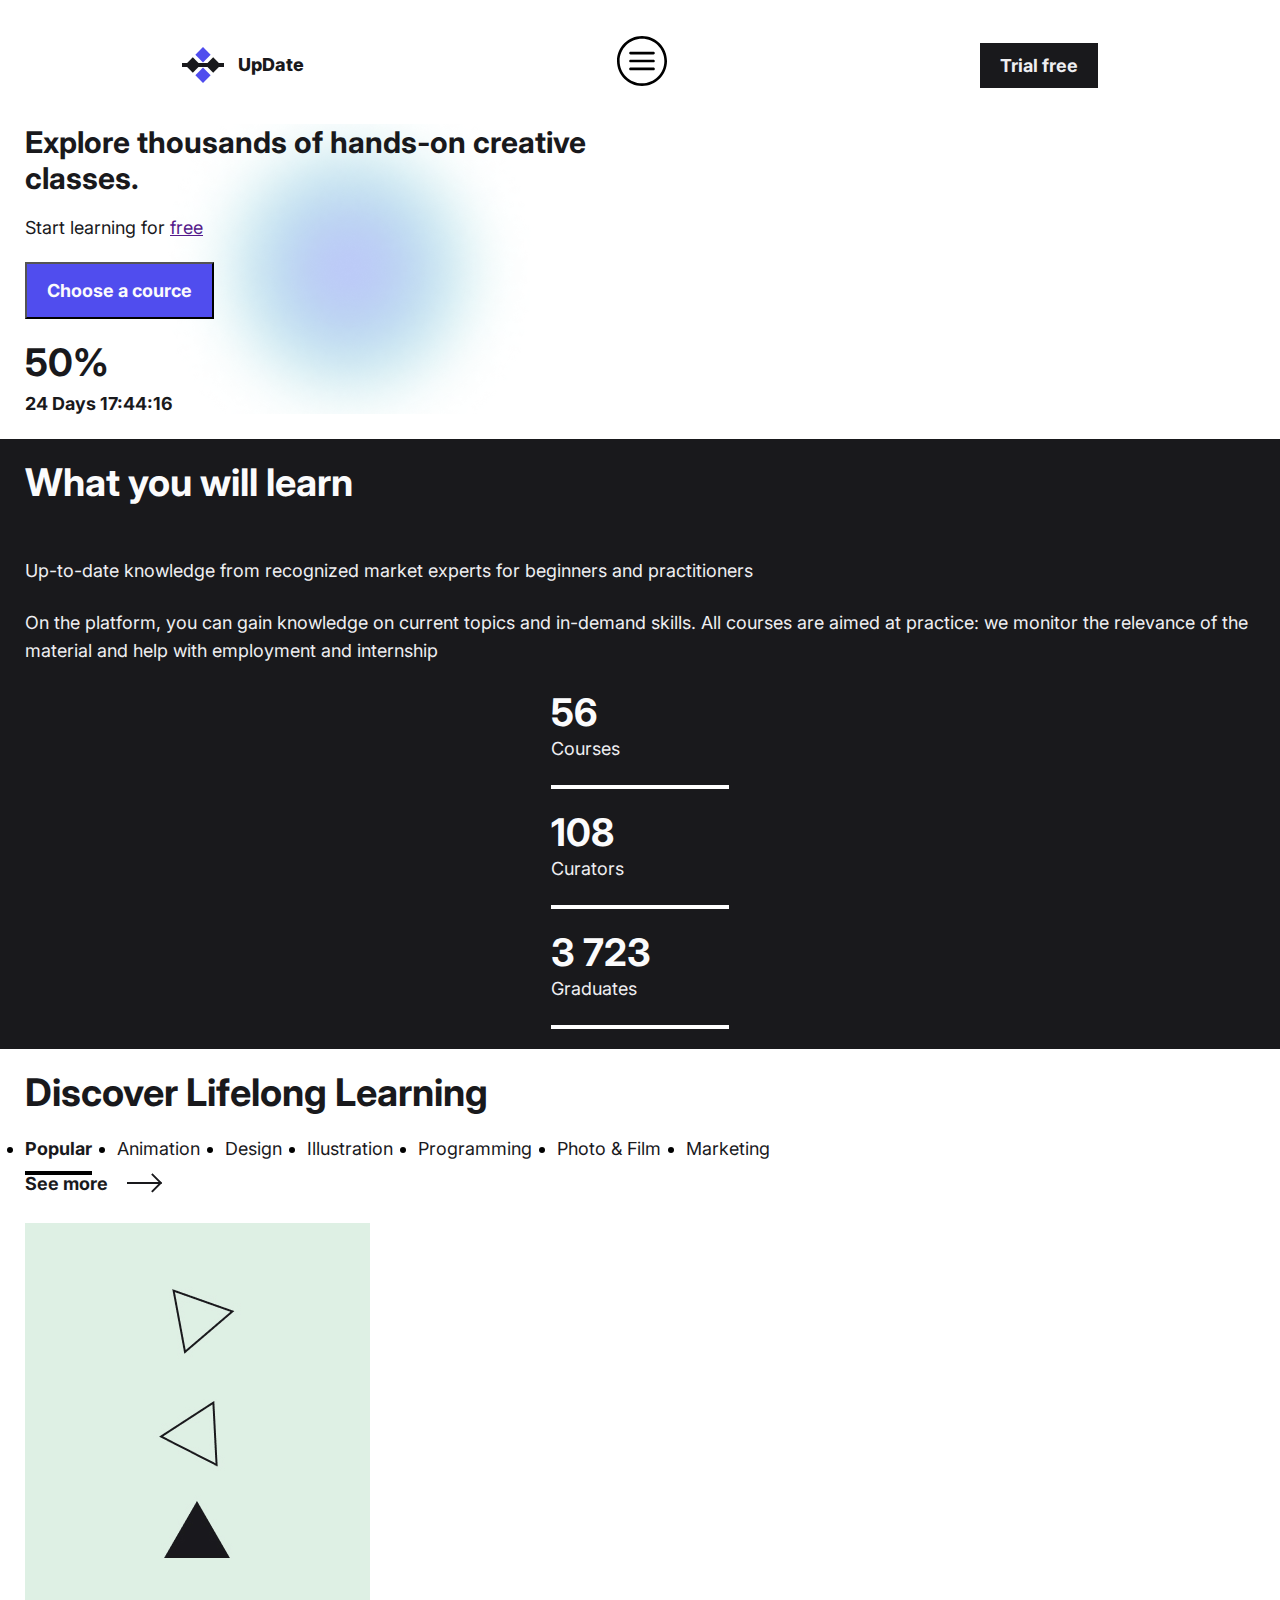
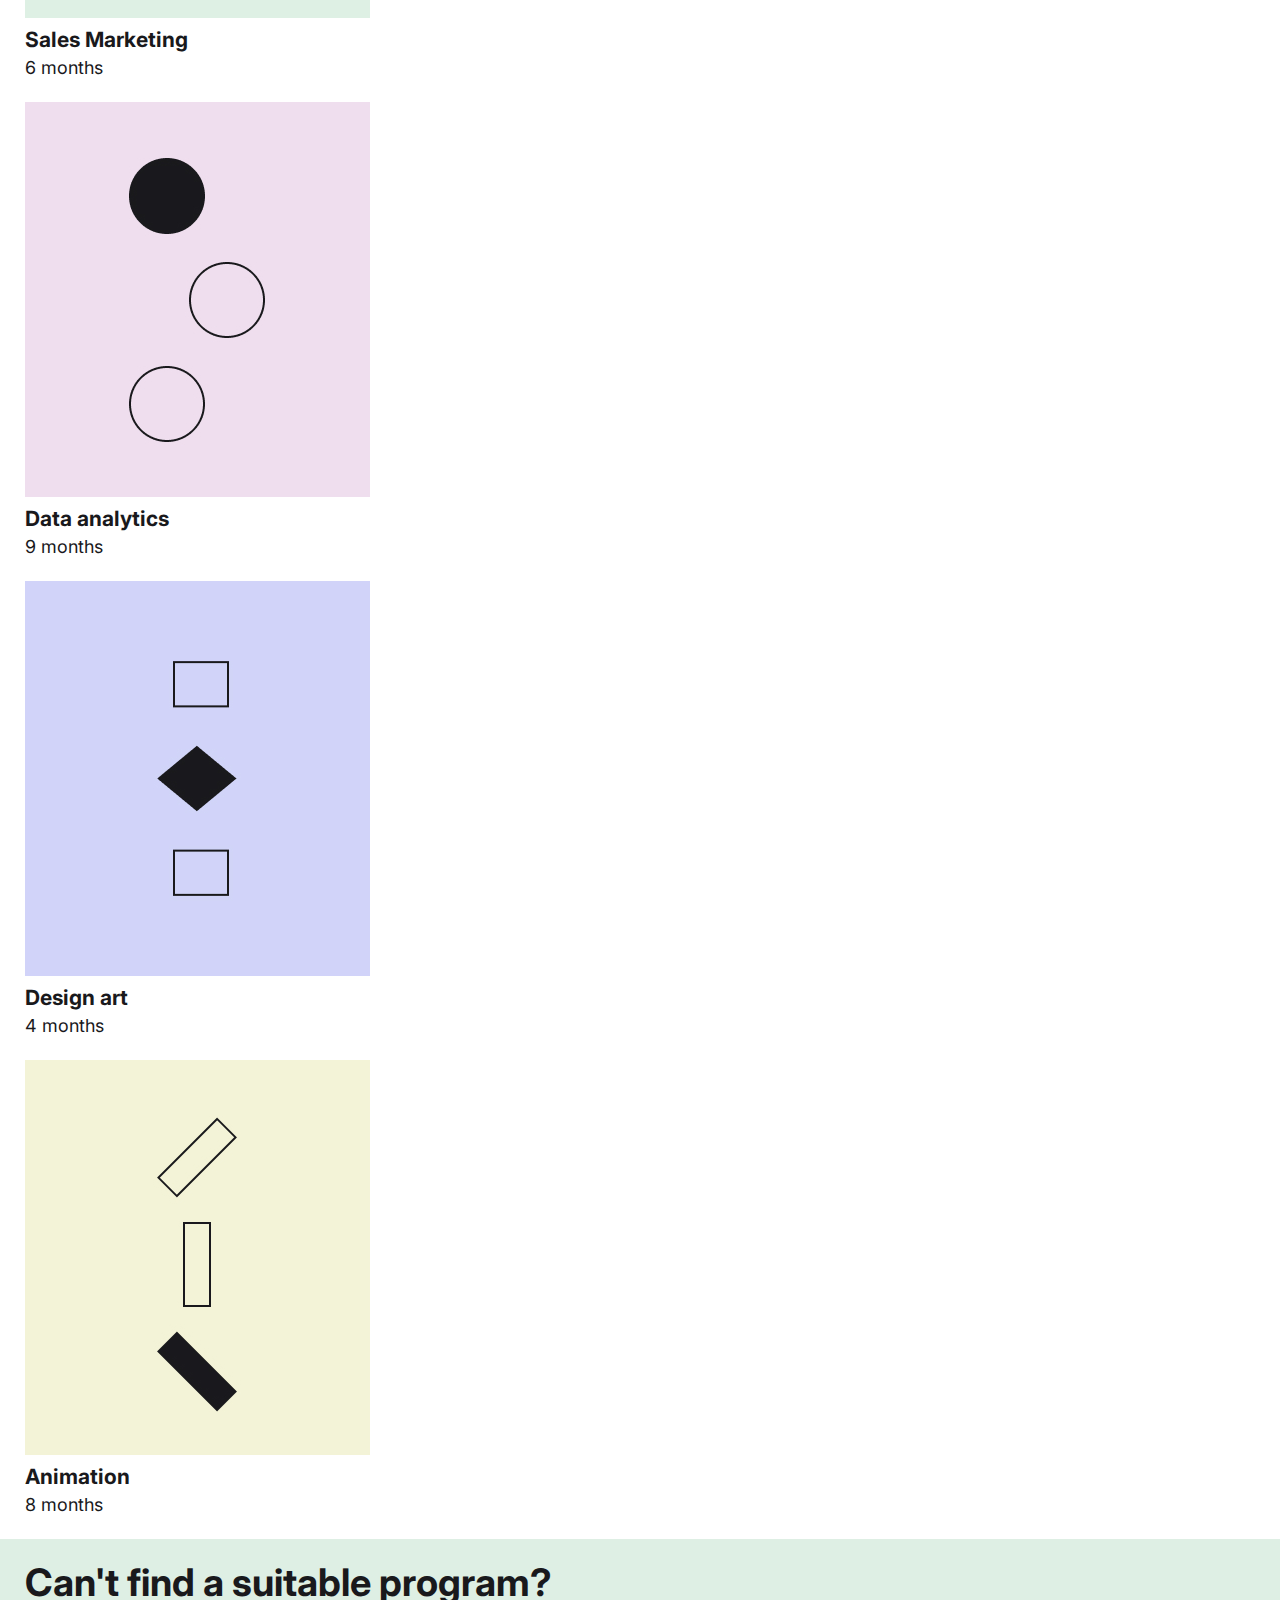
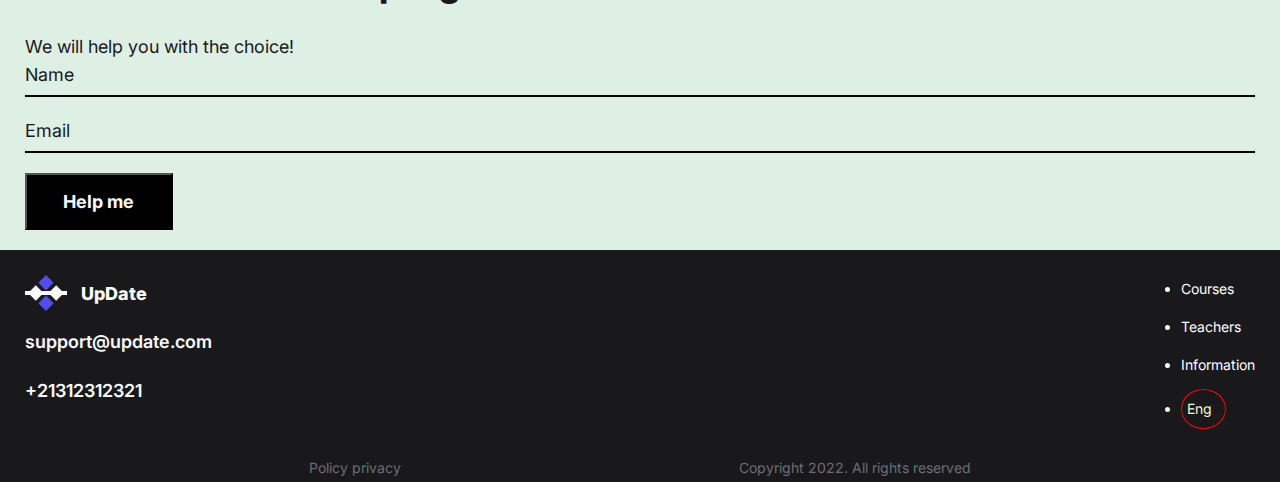
<file: index.html>
<!DOCTYPE html>
<html lang="en">
  <head>
    <meta charset="UTF-8" />
    <meta name="viewport" content="width=device-width, initial-scale=1.0" />
    <link rel="stylesheet" href="./Styles/style.css" />
    <link rel="preconnect" href="https://fonts.googleapis.com" />
    <link rel="preconnect" href="https://fonts.gstatic.com" crossorigin />
    <link
      href="https://fonts.googleapis.com/css2?family=Inter:wght@100;200;300;400;500;600;700;800;900&display=swap"
      rel="stylesheet"
    />
    <title>Document</title>
  </head>
  <body>
    <header class="container header">
      <div class="header_box">
        <a href="#" class="header_logo">
          <svg
            xmlns="http://www.w3.org/2000/svg"
            width="42"
            height="36"
            viewBox="0 0 42 36"
            fill="none"
          >
            <rect
              width="10.8547"
              height="10.8547"
              transform="matrix(0.703508 -0.710687 0.703508 0.710687 3.18164 18)"
              fill="#19191C"
            />
            <rect
              width="10.8547"
              height="10.8547"
              transform="matrix(0.703508 -0.710687 0.703508 0.710687 13.3633 7.71436)"
              fill="#504DEE"
            />
            <rect
              width="10.8547"
              height="10.8547"
              transform="matrix(0.703508 -0.710687 0.703508 0.710687 23.5449 18)"
              fill="#19191C"
            />
            <rect
              width="10.8547"
              height="10.8547"
              transform="matrix(0.703508 -0.710687 0.703508 0.710687 13.3633 28.2856)"
              fill="#504DEE"
            />
            <line
              x1="-4.32699e-08"
              y1="18.001"
              x2="42"
              y2="18.001"
              stroke="#19191C"
              stroke-width="4"
            />
          </svg>
          UpDate
        </a>

        <nav class="nav">
          <ul class="nav_list">
            <li>
              <a href="#" alt="List" class="nav_items">Courses</a
              ><svg
                xmlns="http://www.w3.org/2000/svg"
                width="16"
                height="10"
                viewBox="0 0 16 10"
                fill="none"
              >
                <path
                  d="M2 2L8 8L14 2"
                  stroke="#19191C"
                  stroke-width="2"
                  stroke-linecap="square"
                />
              </svg>
            </li>
            <li>
              <a href="#" alt="List" class="nav_items">Teachers</a>
            </li>
            <li>
              <a href="#" alt="List" class="nav_items">Blog</a>
            </li>
          </ul>
        </nav>
      </div>

      <!-- Generator: Adobe Illustrator 18.1.1, SVG Export Plug-In . SVG Version: 6.00 Build 0)  -->
      <nav class="svg">
        <img
          class="img"
          src="./Images/menu_circular_button_burger_icon_124214.svg"
          alt=""
        />
      </nav>
      <div class="btn-box">
        <a href="#" alt="alt" class="btn_lang"> Eng </a>
        <a href="#" class="btn_lang">Sign in</a>
        <a href="#" class="btn btn_2">Trial free</a>
      </div>
    </header>
    <main class="main_offers">
      <section class="offer container">
        <div class="offer__holder">
          <h1 class="offer__title">
            Explore thousands of hands-on creative classes.
          </h1>
          <p class="offer_description">
            Start learning for <a href=""> free</a>
          </p>
          <button class="button btn-choise">Choose a cource</button>
          <p class="offer__sale">50%</p>
          <p class="offer__time"><time>24 Days 17:44:16</time></p>
        </div>
        <ul class="offer__list">
          <li class="offer__Marketer offer__item">Marketer</li>
          <li class="offer__Illustrator offer__item">Illustrator</li>
          <li class="offer__Animator offer__item">Animator</li>
          <li class="offer__Programer offer__item">Programer</li>
          <li class="offer__Designer offer__item">Designer</li>
          <li class="offer__Photographer offer__item">Photographer</li>
        </ul>
      </section>
    </main>

    <section class="learn_block">
      <div class="h1_text">
        <h1 class="h1_learn">What you will learn</h1>
        <div class="learn-text">
          <p class="text_learn">
            Up-to-date knowledge from recognized market experts for beginners
            and practitioners
          </p>
          <span class="text_learn learn_width"
            >On the platform, you can gain knowledge on current topics and
            in-demand skills. All courses are aimed at practice: we monitor the
            relevance of the material and help with employment and
            internship</span
          >
        </div>

        <div>
          <ul class="Courses_block">
            <li class="Courses_list text">
              <h1 class="Courses_title">56</h1>
              <p class="Courses_text">Courses</p>
            </li>
            <li class="Courses_list">
              <h1 class="Courses_title">108</h1>
              <p class="Courses_text">Curators</p>
            </li>
            <li class="Courses_list">
              <h1 class="Courses_title">3 723</h1>
              <p class="Courses_text">Graduates</p>
            </li>
          </ul>
        </div>
      </div>
    </section>
    <section class="discover">
    <h2 class="discover_title">
      Discover Lifelong Learning
    </h2>
    <div class="Block_discover">
    <ul class="discover_list">
      <li>
        <a href="#" class="discover_link active">
                           Popular 
        </a>
      </li>
      <li>
        <a href="#" class="discover_link">
          Animation  
        </a>
      </li>
      <li>
        <a href="#" class="discover_link">
          Design 
        </a>
      </li>
      <li>
        <a href="#" class="discover_link">
          Illustration 
        </a>
      </li>
      <li>
        <a href="#" class="discover_link">
          Programming
        </a>
      </li>
      <li>
        <a class="discover_link">
          Photo & Film
        </a>
      </li>
      <li>
        <a  href="#" class="discover_link">
          Marketing
      </li>
    </ul>
    <a href="#" class="See_more">See more 
      <svg xmlns="http://www.w3.org/2000/svg" width="40" height="40" viewBox="0 0 40 40" fill="none">
      <g clip-path="url(#clip0_1_170)">
      <path d="M34.7993 19.8997L2.0003 19.8997M34.7993 19.8997L26.5497 11.6501M34.7993 19.8997L26.5497 28.1492" stroke="#19191C" stroke-width="2" stroke-linecap="square"/>
      </g>
      <defs>
      <clipPath id="clip0_1_170">
      <rect width="28" height="28" fill="white" transform="matrix(-0.707107 -0.707107 -0.707107 0.707107 39.5981 20.0002)"/>
      </clipPath>
      </defs>
      </svg>
    </a>
  </div>
    <ul class="Discover_cards">
          <article class="Discover_cards_item">
            <img src="./Images/image Sales marketing.jpg" alt="img1">
            <h3 class="Discover_card_title">Sales Marketing</h3>
            <p class="Discover_card_length">6 months</p>
          </article>
          <article class="Discover_cards_item">
            <img src="./Images/Image design art.jpg" alt="img2">
            <h3 class="Discover_card_title">Data analytics</h3>
            <p class="Discover_card_length">9 months</p>
          </article>
          <article class="Discover_cards_item">
            <img src="./Images/Image data analytics.jpg" alt="img3">
            <h3 class="Discover_card_title">Design art</h3>
            <p class="Discover_card_length">4 months</p>
          </article>
          <article class="Discover_cards_item">
            <img src="./Images/image Animation.jpg" alt="img4">
            <h3 class="Discover_card_title">Animation </h3>
            <p class="Discover_card_length">8 months</p>
          </article>
    </ul>
    
    </section>
    <section class="Find_program">
      <div class="find_program_text">
      <h2 class="Find_program_title">Can't find a suitable program?</h2>
      <p class="find_program_discription">We will help you with the choice!</p>
      </div>
      <div class="block_contact">
        <div class="div_contacts">
      <div class="contacts_program">Name</div>
      <div class="contacts_program">Email</div>
      </div>
      
        <button class="Find_program_button">
          Help me
        </button>
      </div>
      </form>
    </section> 
   
    <footer class="Footer_bg">
      <div class="Footer_position">
              <div class="Footer_contacts">
                <div class="Footer_logotype">
                <a href="#" class="Footer_logo" class="Footer_logo_text">
                  <svg xmlns="http://www.w3.org/2000/svg" width="42" height="36" viewBox="0 0 42 36" fill="none">
                    <rect width="10.8547" height="10.8547" transform="matrix(0.703508 -0.710687 0.703508 0.710687 3.18164 18)" fill="#FBFBFC"/>
                    <rect width="10.8547" height="10.8547" transform="matrix(0.703508 -0.710687 0.703508 0.710687 13.3633 7.71436)" fill="#504DEE"/>
                    <rect width="10.8547" height="10.8547" transform="matrix(0.703508 -0.710687 0.703508 0.710687 23.5449 18)" fill="#FBFBFC"/>
                    <rect width="10.8547" height="10.8547" transform="matrix(0.703508 -0.710687 0.703508 0.710687 13.3633 28.2856)" fill="#504DEE"/>
                    <line x1="-4.32699e-08" y1="18.001" x2="42" y2="18.001" stroke="#FBFBFC" stroke-width="4"/>
                    </svg>
                    <a href="#" class="Footer_logo_text"> UpDate</a>
                   
                  </a> 
                </div>
              
              <div class="Footer_mail_phone">
                <a href="mailto:support@update.com" class="Footer_email_contacts">
                    support@update.com
                </a>
                <a href="tel:21312312321" alt="telephone" class="Footer_email_contacts">+21312312321</a>
              </div>
              
            </div>
            <div class="site-map">
                  <h6 class="site-map_titled">Courses</h6>
                  <ol class="site-map-list">
                    <li>
                        <a href="#"class="site-list">Animation</a>
                    </li>
                    <li>
                        <a href="#"class="site-list">Design</a>
                    </li>
                    <li>
                        <a href="#"class="site-list">Illustration</a>
                    </li>
                    <li>
                        <a href="#"class="site-list">Programming</a>
                    </li>
                    <li>
                        <a href="#"class="site-list">Photo & Film</a>
                    </li>
                    <li>
                        <a href="#"class="site-list">Marketing</a>
                    </li>
                  </ol>
            </div>
            
            <div class="site-Teachers">
                  <h6 class="site-map_titled">Teachers</h6>
                  <ul class="site-map-list">
                    
                    <li>
                        <a href="#"class="site-list">All Teachers</a>
                    </li>
                    <li>
                        <a href="#"class="site-list">Become a Teacher</a>
                    </li>
                    
            </div>
            
            <div class="site-Information">
                <h6 class="site-map_titled">Information</h6>
                <ul class="site-map-list">
                  
                  <li>
                      <a href="#"class="site-list">Blog</a>
                  </li>
                  <li>
                      <a href="#"class="site-list">About us</a>
                  </li>
                  <li>
                    <a href="#"class="site-list">FAQ</a>
                </li>
          </div>
          
          <div class="site-En">
            
            <ul class="site-map-list">
              
              <li>
                  <a href="#"class="site-list">English</a>
              </li>
              <li>
                  <a href="#"class="site-list">French</a>
              </li>
              <li>
                <a href="#"class="site-list">Russian</a>
              </li>
            </div>
            <div class="Mobile-first">
              <ul class="site_mobile">
            <li class="site_mobile_item">
              Courses
            </li>
            <li class="site_mobile_item" >
              Teachers
            </li>
            <li class="site_mobile_item" >
              Information
            </li>
            <li class="site_mobile_list">
              Eng
            </li>
          </ul>
          </div>
    </div>        
        </ul>
        <div class="Copyright">
                <p> Policy privacy</p>
                <p>Copyright 2022. All rights reserved</p>
            </div>
    </Footer> 
  </body>
</html>
</file>
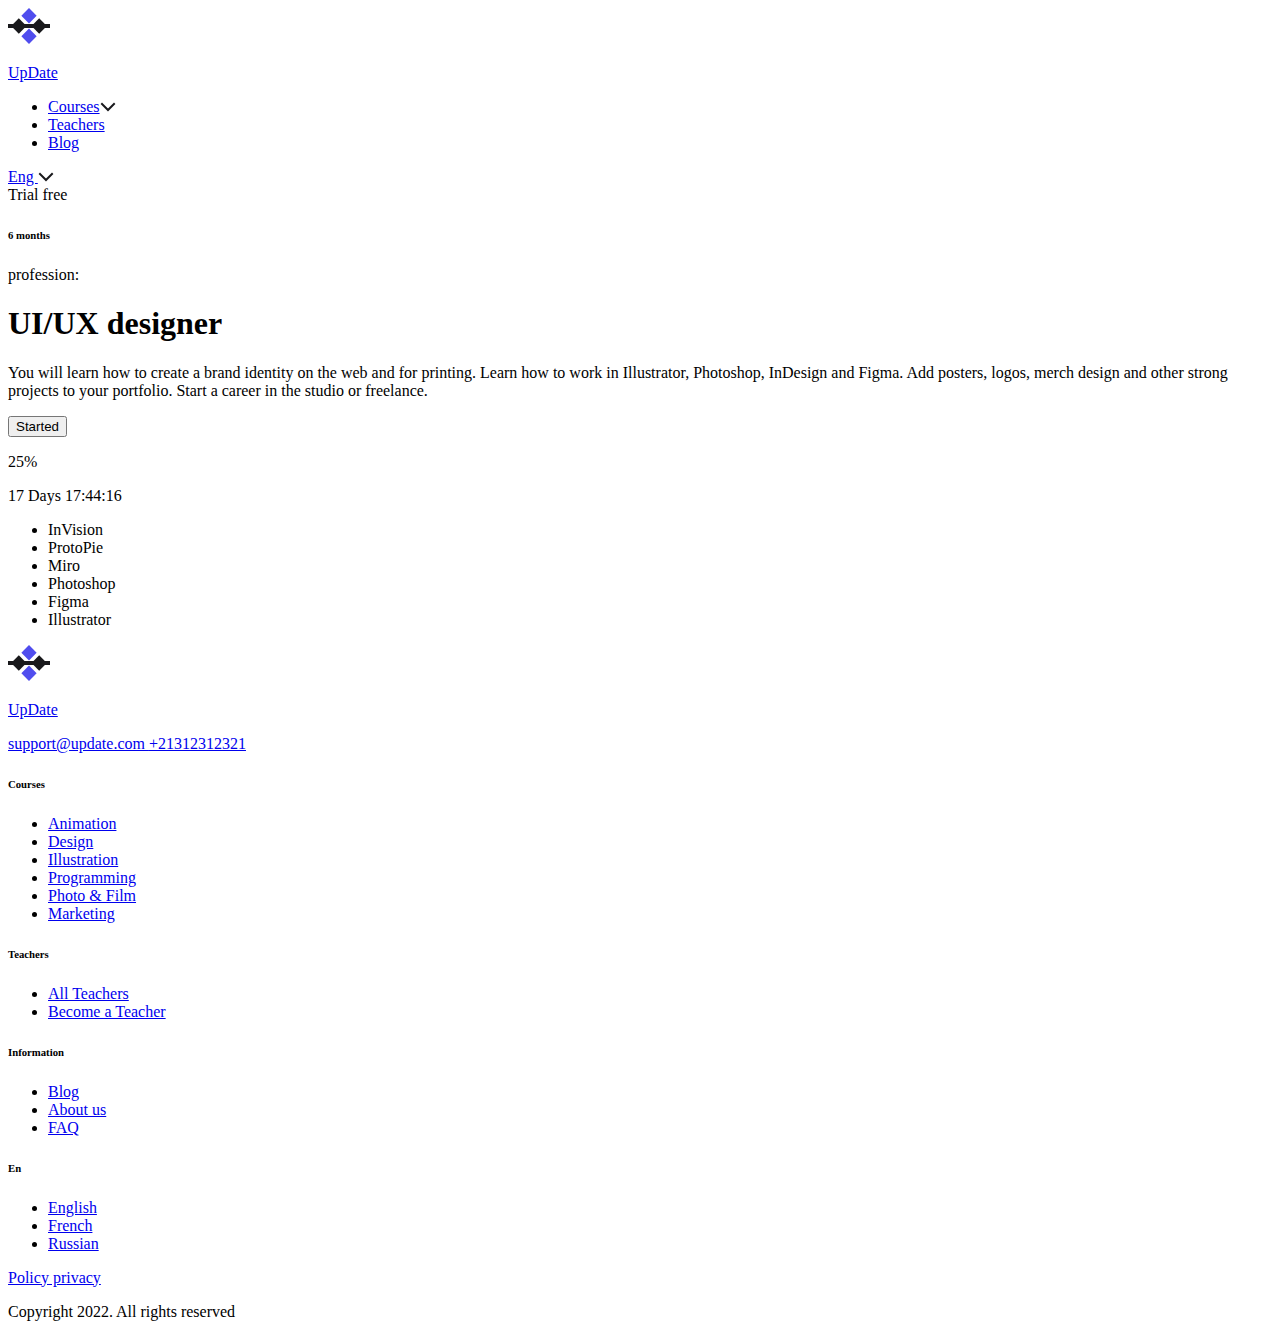
<file: Styles/index.html>
<!DOCTYPE html>
<html lang="en">
  <head>
    <meta charset="UTF-8" />
    <meta name="viewport" content="width=device-width, initial-scale=1.0" />
    <title>Document</title>
  </head>
  <body>
    <header>
      <a href="#">
        <svg
          xmlns="http://www.w3.org/2000/svg"
          width="42"
          height="36"
          viewBox="0 0 42 36"
          fill="none"
        >
          <rect
            width="10.8547"
            height="10.8547"
            transform="matrix(0.703508 -0.710687 0.703508 0.710687 3.18164 18)"
            fill="#19191C"
          />
          <rect
            width="10.8547"
            height="10.8547"
            transform="matrix(0.703508 -0.710687 0.703508 0.710687 13.3633 7.71436)"
            fill="#504DEE"
          />
          <rect
            width="10.8547"
            height="10.8547"
            transform="matrix(0.703508 -0.710687 0.703508 0.710687 23.5449 18)"
            fill="#19191C"
          />
          <rect
            width="10.8547"
            height="10.8547"
            transform="matrix(0.703508 -0.710687 0.703508 0.710687 13.3633 28.2856)"
            fill="#504DEE"
          />
          <line
            x1="-4.32699e-08"
            y1="18.001"
            x2="42"
            y2="18.001"
            stroke="#19191C"
            stroke-width="4"
          />
        </svg>
        <p>UpDate</p>
      </a>

      
      <nav>
        <ul>
          <li>
            <a href="#" alt="List">Courses</a
            ><svg
              xmlns="http://www.w3.org/2000/svg"
              width="16"
              height="10"
              viewBox="0 0 16 10"
              fill="none"
            >
              <path
                d="M2 2L8 8L14 2"
                stroke="#19191C"
                stroke-width="2"
                stroke-linecap="square"
              />
            </svg>
          </li>
          <li>
            <a href="#" alt="List">Teachers</a>
          </li>
          <li>
            <a href="#" alt="List">Blog</a>
          </li>
        </ul>
        <div>
          <a href="#" alt="alt"> Eng </a>
          <svg
            xmlns="http://www.w3.org/2000/svg"
            width="16"
            height="10"
            viewBox="0 0 16 10"
            fill="none"
          >
            <path
              d="M2 2L8 8L14 2"
              stroke="#19191C"
              stroke-width="2"
              stroke-linecap="square"
            />
          </svg>
        </div>
        <a>Trial free</a>
      </nav>
    </header>
    <main>
        <section class="Offer">
            <h6 class="Offer_titled">6 months</h6>
            <p>profession:</p>
        <h1 class="Offer_main_header">
            UI/UX designer 
        </h1>
        <p class="Offer_date">
            You will learn how to create a brand identity on the web and for printing. Learn how to work in Illustrator, Photoshop, InDesign and Figma.
Add posters, logos, merch design and other strong projects to your portfolio. Start a career in the studio or freelance.
        </p>
        <button class="button">Started</button>
        <p class="offer_sale">25%</p>
        <p class="offer_fate">
            <time>
                17 Days 17:44:16
            </time>
        </p>
        <ul>
          <li class="Offer_main_list">InVision</li>
          <li class="Offer_main_list">ProtoPie</li>
          <li class="Offer_main_list">Miro</li>
          <li class="Offer_main_list">Photoshop</li>
          <li class="Offer_main_list">Figma</li>
          <li class="Offer_main_list">Illustrator</li>
        </ul>
        </section>
    </main>
    <footer>
              <div>
                <a href="#">
                    <svg
                      xmlns="http://www.w3.org/2000/svg"
                      width="42"
                      height="36"
                      viewBox="0 0 42 36"
                      fill="none"
                    >
                      <rect
                        width="10.8547"
                        height="10.8547"
                        transform="matrix(0.703508 -0.710687 0.703508 0.710687 3.18164 18)"
                        fill="#19191C"
                      />
                      <rect
                        width="10.8547"
                        height="10.8547"
                        transform="matrix(0.703508 -0.710687 0.703508 0.710687 13.3633 7.71436)"
                        fill="#504DEE"
                      />
                      <rect
                        width="10.8547"
                        height="10.8547"
                        transform="matrix(0.703508 -0.710687 0.703508 0.710687 23.5449 18)"
                        fill="#19191C"
                      />
                      <rect
                        width="10.8547"
                        height="10.8547"
                        transform="matrix(0.703508 -0.710687 0.703508 0.710687 13.3633 28.2856)"
                        fill="#504DEE"
                      />
                      <line
                        x1="-4.32699e-08"
                        y1="18.001"
                        x2="42"
                        y2="18.001"
                        stroke="#19191C"
                        stroke-width="4"
                      />
                    </svg>
                    <p>UpDate</p>
                  </a> 
           
                <a href="mailto:support@update.com">
                    support@update.com
                </a>
                <a href="tel:21312312321" alt="telephone">+21312312321</a>
            </div>
            <div class="site-map">
                  <h6 class="site-map_titled">Courses</h6>
                  <ul class="site-list">
                    <li>
                        <a href="#">Animation</a>
                    </li>
                    <li>
                        <a href="#">Design</a>
                    </li>
                    <li>
                        <a href="#">Illustration</a>
                    </li>
                    <li>
                        <a href="#">Programming</a>
                    </li>
                    <li>
                        <a href="#">Photo & Film</a>
                    </li>
                    <li>
                        <a href="#">Marketing</a>
                    </li>
                  </ul>
            </div>
            <div class="site-Teachers">
                  <h6 class="site-map_titled">Teachers</h6>
                  <ul class="site-list">
                    
                    <li>
                        <a href="#">All Teachers</a>
                    </li>
                    <li>
                        <a href="#">Become a Teacher</a>
                    </li>
                    
            </div>
            <div class="site-Information">
                <h6 class="site-map_titled">Information</h6>
                <ul class="site-list">
                  
                  <li>
                      <a href="#">Blog</a>
                  </li>
                  <li>
                      <a href="#">About us</a>
                  </li>
                  <li>
                    <a href="#">FAQ</a>
                </li>
          </div>
          <div class="site-En">
            <h6 class="site-map_titled">En</h6>
            <ul class="site-list">
              
              <li>
                  <a href="#">English</a>
              </li>
              <li>
                  <a href="#">French</a>
              </li>
              <li>
                <a href="#">Russian</a>
              </li>
            </div>
            <div class="Copyright">
                <a href="#"> Policy privacy</a>
                <p>Copyright 2022. All rights reserved</p>
            </div>
        </ul>
    </Footer>
  </body>
</html>
</file>
<file: Styles/style.css>
* {
  font-family: "Inter", sans-serif;
  margin: 0;
  padding: 0;
  list-style-type: none;
}
body {
  background: #fff;
  font: 400 18px/28px "Inter", sans-serif;
  margin: 0;
  color: #19191c;
}
.Price_block {
  display: flex;
  gap: 100px;
  padding: 171px 240px 168px 240px;
  flex-direction: column;
}
.Price_offers {
  display: flex;
  gap: 20px;
  align-items: flex-start;
  list-style-type: none;
  justify-content: space-between;
}
.Price_title {
  color: var(--Grayscale, #19191c);
  font-family: "Inter", sans-serif;
  font-size: 58px;
  font-style: normal;
  font-weight: 700;
  line-height: normal;
  width: 30%;
}
.Price_block_background_first {
  background: #deefe4;
  padding: 48px 59px 51px 68px;
  display: flex;
  flex-direction: column;
  align-content: center;
  align-items: flex-start;
  gap: 196px;
}
.Price_block_background_second {
  background: #504dee;
  padding: 48px 51px 51px 68px;
  display: flex;
  flex-direction: column;
  gap: 116px;
  align-content: center;
  align-items: flex-start;
}
.Price_block_background_third {
  background: #deefe4;
  padding: 48px 38px 51px 69px;
  display: flex;
  flex-direction: column;
  gap: 116px;
}
.Price_text_usually_second {
  color: var(--Grayscale, #fbfbfc);
  font-family: "Inter", sans-serif;
  font-size: 18px;
  font-style: normal;
  font-weight: 400;
  line-height: 28px;
  width: 327px;
}
.Price_block_title {
  color: var(--Grayscale, #19191c);
  font-family: "Inter", sans-serif;
  font-size: 34px;
  font-style: normal;
  font-weight: 700;
  line-height: normal;
}
.Price_block_title_second {
  color: var(--Grayscale, #fbfbfc);
  font-family: "Inter", sans-serif;
  font-size: 34px;
  font-style: normal;
  font-weight: 700;
  line-height: normal;
}
.Price_list {
  list-style-type: none;
  display: flex;
  gap: 22px;
  flex-direction: column;
  width: 343px;
}
.Price_title_list {
  display: flex;
  gap: 47px;
  flex-direction: column;
}
.Price_title_list_third {
  display: flex;
  gap: 47px;
  flex-direction: column;
}
.Price-text_button {
  display: flex;
  flex-direction: column;
  align-items: flex-start;
}
.Price-text_button_second {
  display: inline-flex;
  align-items: flex-start;
  flex-direction: column;
}
.Price_title_list_second {
  display: flex;
  gap: 47px;
  flex-direction: column;
}
.Price_text_usually {
  color: var(--Grayscale, #19191c);
  font-family: "Inter", sans-serif;
  font-size: 18px;
  font-style: normal;
  font-weight: 400;
  line-height: 28px; /* 155.556% */
}
.Price_dollars_second {
  color: var(--Grayscale, #ffffff);
  font-family: "Inter", sans-serif;
  font-size: 24px;
  font-style: normal;
  font-weight: 700;
  line-height: 26px; /* 108.333% */
  margin-bottom: 4px;
}
.Price_dollars {
  color: var(--Grayscale, #6d6d77);
  font-family: "Inter", sans-serif;
  font-size: 24px;
  font-style: normal;
  font-weight: 700;
  line-height: 26px; /* 108.333% */
  margin-bottom: 4px;
}
.Price_title_dollars_second {
  color: var(--Grayscale, #ffffff);
  font-family: "Inter", sans-serif;
  font-size: 58px;
  font-style: normal;
  font-weight: 700;
  line-height: normal;
  margin-bottom: 16px;
}
.Price_title_dollars {
  color: var(--Grayscale, #19191c);
  font-family: "Inter", sans-serif;
  font-size: 58px;
  font-style: normal;
  font-weight: 700;
  line-height: normal;
  margin-bottom: 16px;
}
.button_choose_first {
  display: inline-flex;
  padding: 16px 36px;
  align-items: flex-start;
  gap: 10px;
  background: var(--Grayscale, #19191c);
  color: var(--Accent-Primary, #ffffff);
  font-family: "Inter", sans-serif;
  font-size: 24px;
  font-style: normal;
  font-weight: 700;
  line-height: 26px; /* 108.333% */
}
.button_choose_second {
  display: inline-flex;
  padding: 16px 36px;
  align-items: flex-start;
  gap: 10px;
  background: var(--Grayscale, #fbfbfc);
  color: var(--Accent-Primary, #504dee);
  font-family: "Inter", sans-serif;
  font-size: 24px;
  font-style: normal;
  font-weight: 700;
  line-height: 26px; /* 108.333% */
}
/* Portfolio_menu */
.portfolio {
  display: flex;
  flex-direction: row;
  justify-content: center;
  gap: 20px;
}
.Portfolio_block {
  background: #deefe4;
  display: flex;
  flex-direction: column;
  padding: 68px 48px 68px 51px;
  gap: 28px;
}
.Portfolio_block_two {
  background: var(--Accent-Secondary, #f3f3d7);
  display: flex;
  flex-direction: column;
  padding: 68px 48px 68px 51px;
  gap: 28px;
}
.Portfolio_title {
  color: var(--Grayscale, #19191c);
  font-family: "Inter", sans-serif;
  font-size: 34px;
  font-style: normal;
  font-weight: 700;
  line-height: normal;
  margin: 0px;
  width: 200px;
}
.Portfolio_text {
  color: var(--Grayscale, #19191c);
  font-family: "Inter", sans-serif;
  font-size: 18px;
  font-style: normal;
  font-weight: 400;
  line-height: 28px;
  border-top: 4px solid black;
  padding-top: 12px;
  margin: 0px;
  width: 368px;
}
li {
  list-style: disc;
  color: #000000;
}
.update {
  color: var(--Grayscale, #19191c);
  font-family: "Inter", sans-serif;
  font-size: 24px;
  font-style: normal;
  font-weight: 800;
  line-height: normal;
  text-decoration: none;
}
.list_item {
  color: var(--Grayscale, #19191c);
  font-family: "Inter", sans-serif;
  font-size: 18px;
  font-style: normal;
  font-weight: 600;
  line-height: normal;
  text-decoration: none;
  list-style: none;
}
.Offer_titled {
  width: 5%;
  color: var(--Grayscale, #19191c);
  font-family: Inter;
  font-size: 18px;
  font-style: normal;
  font-weight: 700;
  line-height: normal;
  border-bottom: 1px solid #000000;
  padding-bottom: 5px;
}
.position_list {
  text-decoration: none;
}
.Offer_date {
  color: var(--Grayscale, #19191c);
  font-family: Inter;
  font-size: 18px;
  font-style: normal;
  font-weight: 400;
  line-height: 28px;
}
.profession {
  color: var(--Grayscale, #19191c);
  font-family: Inter;
  font-size: 18px;
  font-style: normal;
  font-weight: 400;
  line-height: 28px;
}
.position_header {
  display: flex;
  flex-direction: row;
  gap: 68px;
}
.header_logo {
  display: flex;
  flex-direction: row;
  gap: 14px;
  font-weight: 800;
  font-size: 24;
  line-height: 30px;
  text-decoration: none;
  color: #19191c;
  align-items: center;
}
.btn {
  display: inline-flex;
  padding: 12px 37px;
  align-items: flex-start;
  gap: 10px;
}
.btn_2 {
  background-color: #19191c;
  color: var(--Grayscale, #efeff2);
  font-family: Inter;
  font-size: 18px;
  font-style: normal;
  font-weight: 700;
  line-height: normal;
  text-decoration: none;
}
.container {
  margin: 0 auto;
}
.header {
  display: flex;
  justify-content: space-between;
  padding-top: 36px;
  padding-bottom: 137px;
  padding-left: 240px;
  padding-right: 240px;
}

.header_box {
  display: flex;
  align-items: center;
  gap: 68px;
}

.nav_list {
  display: flex;
  list-style: none;
  gap: 48px;
  padding: 0;
  margin: 0;
}
.btn-box {
  display: flex;
  gap: 48px;
  align-items: center;
}
.nav_items {
  color: var(--Grayscale, #19191c);
  font-family: Inter;
  font-size: 18px;
  font-style: normal;
  font-weight: 600;
  line-height: 22px;
  text-decoration: none;
  list-style-type: none;
}
.btn_lang {
  color: #19191c;
  font-size: 18px;
  line-height: 22px;
  font-weight: 600;
  text-decoration: none;
}
.offer {
  display: flex;
  justify-content: space-between;
  align-items: flex-start;
  padding: 0px 240px 230px 239px;
  background: url(../Images/confident-sassy-young-bearded-gay-man-pink-t-shirt-shirt-hold-hand-waist-pointing-upper-left-corner-smiling-suggest-friends-visit-party-nearby\ 1.jpg)
    100% 100% no-repeat;
  background-size: 1121px;
}

.offer__holder {
  width: 648px;
  background: url(../Images/Ellipse\ 20.png) 100% 100% no-repeat;
}
.offer__title {
  color: var(--Grayscale, #19191c);
  font-family: Inter;
  font-size: 58px;
  font-style: normal;
  font-weight: 700;
  line-height: normal;
  padding-bottom: 18px;
  padding-top: 80px;
}
.Footer_bg {
  background: #19191c;
  align-items: center;
}
.Footer_position {
  padding: 59px 245px 100px 240px;
  display: flex;
  flex-direction: row;
  justify-content: space-between;
}
.Footer_contacts {
  display: flex;
  flex-direction: column;
  align-items: flex-start;
  gap: 43px;
}
.Copyright {
  display: flex;
  justify-content: center;
  color: var(--Grayscale, #6d6d77);
  font-family: Inter;
  font-size: 18px;
  font-style: normal;
  font-weight: 400;
  line-height: 28px;
  gap: 28px;
}
.Footer_logo {
  display: flex;
  align-items: center;
  gap: 12px;
}
.site-map_titled {
  color: var(--Grayscale, #fbfbfc);
  font-family: Inter;
  font-size: 18px;
  font-style: normal;
  font-weight: 600;
  line-height: normal;
  padding-bottom: 28px;
}
.site-list {
  color: var(--Grayscale, #efeff2);
  font-family: Inter;
  font-size: 18px;
  font-style: normal;
  font-weight: 400;
  line-height: 28px;
  text-decoration: none;
}
.site-map-list {
  display: flex;
  flex-direction: column;
  gap: 12px;
}
.Footer_mail_phone {
  display: flex;
  flex-direction: column;
  gap: 28px;
}
.Footer_email_contacts {
  color: var(--Grayscale, #fbfbfc);
  font-family: Inter;
  font-size: 24px;
  font-style: normal;
  font-weight: 600;
  line-height: normal;
  text-decoration: none;
}
.Footer_logotype {
  display: flex;
  flex-direction: row;
  align-items: center;
  gap: 14px;
}
.Footer_logo_text {
  color: var(--Grayscale, #fbfbfc);
  font-family: Inter;
  font-size: 18px;
  font-style: normal;
  font-weight: 800;
  line-height: normal;
  align-items: center;
  text-decoration: none;
}
.offer_description {
  color: var(--Grayscale, #19191c);
  font-family: Inter;
  font-size: 18px;
  font-style: normal;
  font-weight: 400;
  line-height: 28px;
  padding-bottom: 62px;
}
.button {
  display: flex;

  padding: 16px 37px;
  align-items: flex-start;
  gap: 10px;
  background: var(--Accent-Primary, #504dee);
}

.btn-choise {
  color: var(--Grayscale, #fbfbfc);
  font-family: Inter;
  font-size: 18px;
  font-style: normal;
  font-weight: 700;
  line-height: normal;
}
.offer__sale {
  color: var(--Grayscale, #19191c);
  font-family: Inter;
  font-size: 58px;
  font-style: normal;
  font-weight: 700;
  line-height: normal;
  padding-top: 110px;
  padding-bottom: 8px;
}
.offer__time {
  color: var(--Grayscale, #19191c);
  font-family: Inter;
  font-size: 18px;
  font-style: normal;
  font-weight: 700;
  line-height: normal;
}
.offer__list {
  list-style: none;
  padding: 0;
  margin: 0;
  flex-grow: 1;
  position: relative;
}
.offer__Marketer {
  top: 96px;
  right: 0px;
}

.offer__Illustrator {
  top: 0px;
  right: 223px;
}
.offer__Animator {
  top: 82px;
  right: 462px;
}
.offer__item {
  position: absolute;
  border: 2px solid black;
  padding: 16px 36px;
  list-style-type: none;
  font-weight: 600;
  font-size: 18px;
  line-height: 28px;
}
.offer__Programer {
  top: 233px;
  right: 541px;
}
.offer__Designer {
  top: 431px;
  right: 664px;
}
.offer__Photographer {
  top: 599px;
  right: 560px;
}
.elipse {
  position: absolute;
}
.main_offers {
  position: relative;
}
.bg {
  position: absolute;
  background: url(../Images/Ellipse\ 21.png);
}
.learn_block {
  background: var(--Grayscale, #19191c);
  padding: 168px 261px 162px 240px;
  display: flex;
  justify-content: flex-start;
  gap: 142px;
}
.h1_learn {
  color: var(--Grayscale, #fbfbfc);
  font-family: Inter;
  font-size: 58px;
  font-style: normal;
  font-weight: 700;
  line-height: normal;
  margin-bottom: 28px;
}
.text_learn {
  color: var(--Grayscale, #efeff2);

  /* Body 1 Regular */
  font-family: Inter;
  font-size: 18px;
  font-style: normal;
  font-weight: 400;
  line-height: 28px; /* 155.556% */
}

.learn-text {
  width: 582px;
  display: flex;
  flex-direction: column;
  align-items: flex-start;
  gap: 24px;
}
.h1_text {
  display: flex;
  flex-direction: column;
  gap: 24px;
}
.Courses_block {
  display: flex;
  flex-direction: row;
  gap: 88px;
}
.Courses_list {
  display: flex;
  flex-direction: column;
  border-bottom: 4px solid rgb(255, 255, 255);
  width: 178px;
}
.Courses_title {
  color: var(--Grayscale, #fbfbfc);
  font-family: Inter;
  font-size: 58px;
  font-style: normal;
  font-weight: 700;
  line-height: normal;
}
.Courses_text {
  color: var(--Grayscale, #efeff2);
  font-family: Inter;
  font-size: 18px;
  font-style: normal;
  font-weight: 400;
  line-height: 28px;
  padding-bottom: 22px;
}

.discover_title {
  width: 50%;
  color: var(--Grayscale, #19191c);
  font-family: Inter;
  font-size: 58px;
  font-style: normal;
  font-weight: 700;
  line-height: normal;
}
.discover {
  padding: 168px 240px;
}
.discover_list {
  display: flex;
  flex-direction: row;
  gap: 48px;
  text-decoration: none;
  list-style: none;
}
.Block_discover {
  margin-top: 45px;
  display: flex;
  flex-direction: row;
  justify-content: space-between;
  margin-bottom: 56px;
}
.See_more {
  display: flex;
  gap: 18px;
  text-align: center;
  align-items: center;
  color: var(--Grayscale, #19191c);
  text-align: right;
  font-family: Inter;
  font-size: 18px;
  font-style: normal;
  font-weight: 700;
  line-height: normal;
  text-decoration: none;
}
.discover_link {
  text-decoration: none;
  list-style: none;
  color: var(--Grayscale, #19191c);
  font-family: Inter;
  font-size: 18px;
  font-style: normal;
  font-weight: 400;
  line-height: 28px;
}
.active {
  color: var(--Grayscale, #19191c);
  font-family: Inter;
  font-size: 18px;
  font-style: normal;
  font-weight: 700;
  line-height: normal;
  padding-bottom: 12px;
  border-bottom: 4px solid black;
}
.Discover_cards {
  display: flex;
  flex-direction: row;
  gap: 20px;
}
.Find_program {
  background: #deefe4;
  padding: 168px 240px;
  display: flex;
  flex-direction: row;
}
.find_program_text {
  display: flex;
  gap: 28px;
  width: 801px;
  flex-direction: column;
}
.Find_program_title {
  color: var(--Grayscale, #19191c);
  font-family: Inter;
  font-size: 58px;
  font-style: normal;
  font-weight: 700;
  line-height: normal;
}
.find_program_discription {
  color: var(--Grayscale, #19191c);
  font-family: Inter;
  font-size: 18px;
  font-style: normal;
  font-weight: 400;
  line-height: 28px;
}
.Find_program_button {
  display: flex;
  padding: 16px 36px;
  gap: 10px;
  color: var(--Grayscale, #fbfbfc);
  font-family: Inter;
  font-size: 18px;
  font-style: normal;
  font-weight: 700;
  line-height: normal;
  background: #000000;
  max-width: 148px;
}
.contacts_program {
  border-bottom: 2px solid black;

  padding-bottom: 6px;
}
.block_contact {
  display: flex;
  flex-direction: column;
  width: 710px;
  gap: 68px;
}
.div_contacts {
  display: flex;
  flex-direction: column;
  gap: 48px;
}
.svg {
  display: none;
}
.site-map_mobile {
  display: none;
}
.site-Information_mobile {
  display: none;
}
.site_EN_mobile {
  display: none;
}
.site-Teachers_mobile {
  display: none;
}
.Mobile-first {
  display: none;
}
@media screen and (max-width: 1859px) {
  .header {
    display: flex;
    justify-content: space-around;
    padding-top: 36px;
    padding-bottom: 30px;
    padding-left: 25px;
    padding-right: 25px;
  }

  .nav_list {
    display: none;
  }
  .btn_lang {
    display: none;
  }
  .svg {
    display: block;
  }
  .img {
    height: 50px;
  }
  .btn {
    display: inline-flex;
    padding: 12px 20px;
    align-items: flex-start;
    gap: 10px;
  }
  .header_box {
    display: flex;
    align-items: center;
    gap: 0;
  }
  .offer__Programer {
    display: none;
    top: 233px;
    right: 541px;
  }
  .offer__Designer {
    display: none;
    top: 431px;
    right: 664px;
  }
  .offer__Photographer {
    display: none;
    top: 599px;
    right: 560px;
  }
  .offer__Marketer {
    display: none;
    top: 96px;
    right: 0px;
  }

  .offer__Illustrator {
    display: none;
    top: 0px;
    right: 223px;
  }
  .offer__Animator {
    display: none;
    top: 82px;
    right: 462px;
  }
  .offer {
    display: flex;
    justify-content: space-between;
    align-items: flex-start;
    padding: 0px 25px 25px 25px;
    background: url() 100% 100% no-repeat;
    background-size: 0;
  }
  .offer__title {
    color: var(--Grayscale, #19191c);
    font-family: Inter;
    font-size: 30px;
    font-style: normal;
    font-weight: 700;
    line-height: normal;
    padding-bottom: 18px;
    padding-top: 0px;
  }
  .offer__holder {
    width: 648px;
    background: url(../Images/Ellipse\ 20.png) 50% 50% no-repeat;
    background-size: 380px;
  }
  .offer_description {
    color: var(--Grayscale, #19191c);
    font-family: Inter;
    font-size: 18px;
    font-style: normal;
    font-weight: 400;
    line-height: 28px;
    padding-bottom: 20px;
  }
  .button {
    display: flex;

    padding: 16px 20px;
    align-items: flex-start;
    gap: 10px;
    background: var(--Accent-Primary, #504dee);
  }
  .offer__sale {
    color: var(--Grayscale, #19191c);
    font-family: Inter;
    font-size: 38px;
    font-style: normal;
    font-weight: 700;
    line-height: normal;
    padding-top: 20px;
    padding-bottom: 8px;
  }
  .h1_learn {
    color: var(--Grayscale, #fbfbfc);
    font-family: Inter;
    font-size: 38px;
    font-style: normal;
    font-weight: 700;
    line-height: normal;
  }
  .Courses_block {
    display: flex;
    flex-direction: column;
    gap: 20px;
    flex-wrap: wrap;
    align-items: center;
  }
  .Courses_title {
    color: var(--Grayscale, #fbfbfc);
    font-family: Inter;
    font-size: 38px;
    font-style: normal;
    font-weight: 700;
    line-height: normal;
  }
  .learn_block {
    background: var(--Grayscale, #19191c);
    padding: 20px 25px 20px 25px;
    display: flex;
    justify-content: flex-start;
  }
  .learn-text {
    width: 100%;
    display: flex;
    flex-direction: column;
    align-items: flex-start;
    gap: 24px;
    flex-wrap: wrap;
  }
  .discover_title {
    width: 100%;
    color: var(--Grayscale, #19191c);
    font-family: Inter;
    font-size: 38px;
    font-style: normal;
    font-weight: 700;
    line-height: normal;
  }
  .discover {
    padding: 20px 25px;
  }
  .discover_list {
    display: flex;
    flex-direction: row;
    gap: 25px;
    flex-wrap: wrap;
    text-decoration: none;
    list-style: none;
  }
  .Block_discover {
    margin-top: 20px;
    display: flex;
    flex-direction: column;
    justify-content: space-between;
    margin-bottom: 20px;
  }
  .Discover_cards {
    display: flex;
    flex-direction: column;
    gap: 20px;
  }
  .Find_program {
    background: #deefe4;
    padding: 20px 25px;
    display: flex;
    flex-direction: column;
  }
  .find_program_text {
    display: flex;
    gap: 28px;
    width: 100%;
    flex-direction: column;
  }
  .Find_program_title {
    color: var(--Grayscale, #19191c);
    font-family: Inter;
    font-size: 38px;
    font-style: normal;
    font-weight: 700;
    line-height: normal;
  }
  .block_contact {
    display: flex;
    flex-direction: column;
    width: 100%;
    gap: 20px;
  }
  .div_contacts {
    display: flex;
    flex-direction: column;
    gap: 20px;
  }
  .site-map_mobile {
    color: white;
  }
  .site-map {
    display: none;
  }
  .site-Information_mobile {
    color: white;
  }
  .site-Information_mobile {
    display: none;
  }
  .site-Information {
    display: none;
  }
  .site_EN_mobile {
    color: white;
  }
  .site_En {
    display: none;
  }
  .site-map-list {
    display: none;
  }
  .site-Teachers_mobile {
    color: white;
  }
  .site-Teachers {
    display: none;
  }
  .Footer_position {
    padding: 25px;
    display: flex;
    flex-direction: row;
    justify-content: space-between;
  }
  .Footer_contacts {
    display: flex;
    flex-direction: column;
    align-items: flex-start;
    gap: 20px;
  }
  .site-map_title {
    color: white;
  }
  .Mobile-first {
    display: flex;
    flex-direction: row;
    flex-wrap: wrap;
  }
  .site_mobile {
    color: white;
    font-size: 14px;
    flex-direction: column;
    display: flex;
    gap: 10px;
  }
  .site_mobile_list {
    border: 1px solid red;
    border-radius: 100%;
    padding: 5px;
    color: #f3f3d7;
    font-size: 14px;
    width: 45%;
  }
  .site_mobile_item {
    color: white;
    font-size: 14px;
  }
  .Copyright {
    display: flex;
    justify-content: space-evenly;
    color: var(--Grayscale, #6d6d77);
    font-family: Inter;
    font-size: 14px;
    font-style: normal;
    font-weight: 400;
    line-height: 28px;
    flex-direction: row;
    align-content: stretch;
    flex-wrap: wrap;
  }
  .Footer_email_contacts {
    color: var(--Grayscale, #fbfbfc);
    font-family: Inter;
    font-size: 18px;
    font-style: normal;
    font-weight: 600;
    line-height: normal;
    text-decoration: none;
  }
}
</file>
